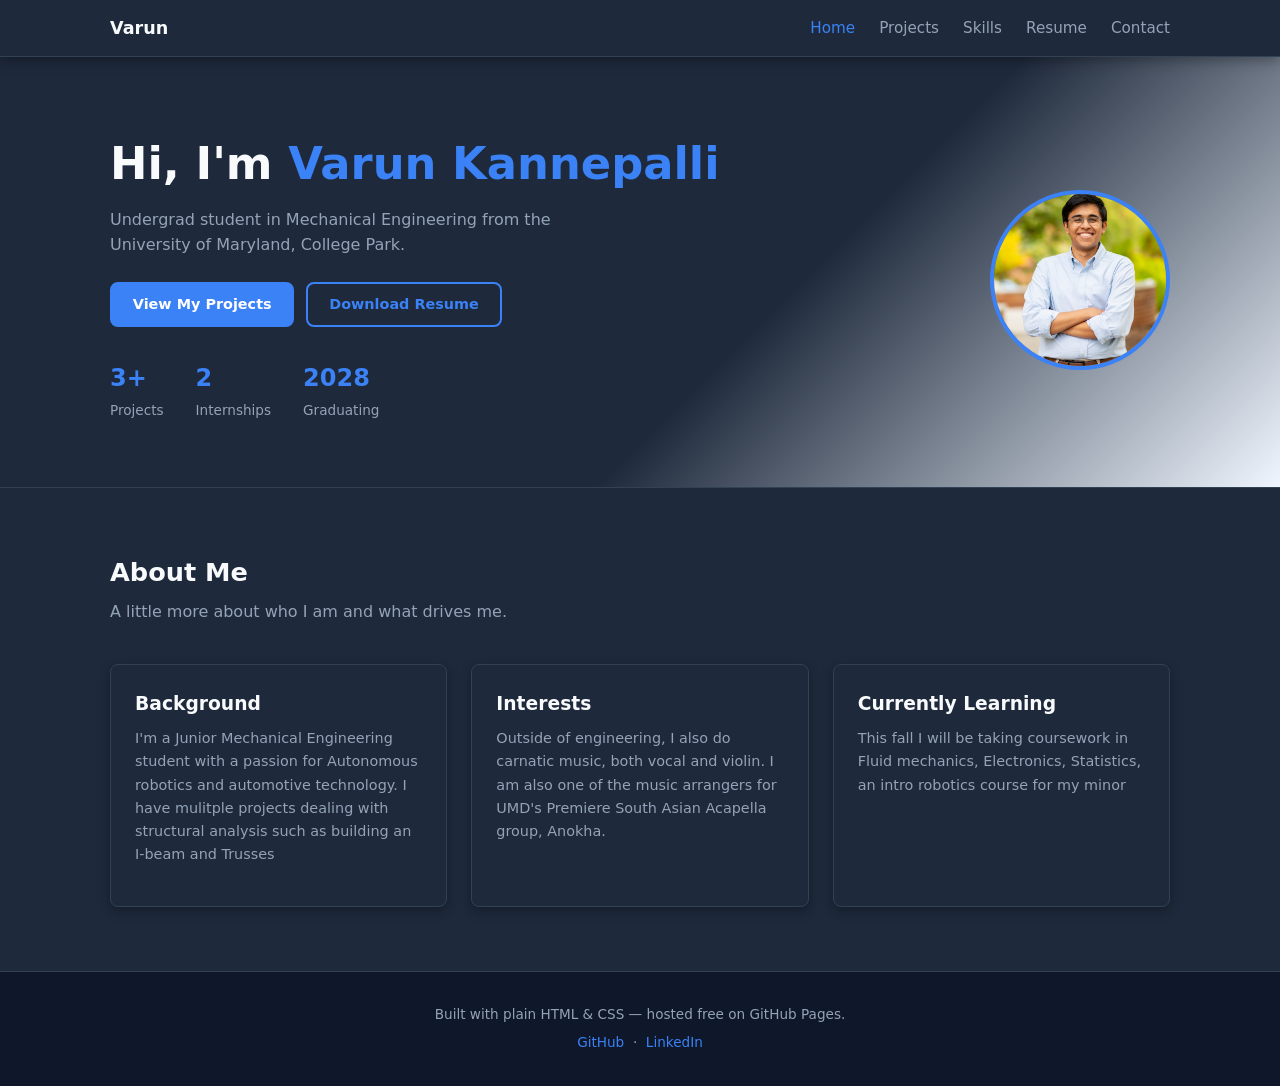
<file: index.html>
<!DOCTYPE html>
<html lang="en">
<head>
  <meta charset="UTF-8" />
  <meta name="viewport" content="width=device-width, initial-scale=1.0" />
  <title>Varun Kannepalli — E-Portfolio</title>
  <link rel="stylesheet" href="css/style.css" />
</head>
<body>

<!-- ── Navigation ── -->
<nav>
  <input type="checkbox" id="nav-toggle" />
  <div class="nav-inner">
    <span class="nav-brand">Varun </span>
    <label class="nav-toggle-label" for="nav-toggle">
      <span></span>
    </label>
    <ul class="nav-links">
      <li><a href="index.html" class="active">Home</a></li>
      <li><a href="projects.html">Projects</a></li>
      <li><a href="skills.html">Skills</a></li>
      <li><a href="resume.html">Resume</a></li>
      <li><a href="contact.html">Contact</a></li>
    </ul>
  </div>
</nav>

<!-- ── Hero ── -->
<section class="hero">
  <div class="container hero-inner">
    <div class="hero-text">
      <h1>Hi, I'm <span>Varun Kannepalli</span></h1>
      <p>
        Undergrad student in Mechanical Engineering from the University of Maryland, College Park.
      </p>
      <div class="hero-btns">
        <a href="projects.html" class="btn">View My Projects</a>
        <a href="resume.html"   class="btn btn-outline">Download Resume</a>
      </div>
      <div class="stats">
        <div class="stat"><strong>3+</strong><span>Projects</span></div>
        <div class="stat"><strong>2</strong><span>Internships</span></div>
        <div class="stat"><strong>2028</strong><span>Graduating</span></div>
      </div>
    </div>
    <!-- Add your photo: upload a file called profile.jpg into the images/ folder -->
    <img
      src="images/IMG-20260602-WA0012.jpg"
      alt="Profile photo"
      class="hero-photo"
    />
  </div>
</section>

<!-- ── About ── -->
<section class="section section-alt">
  <div class="container">
    <h2 class="section-title">About Me</h2>
    <p class="section-sub">A little more about who I am and what drives me.</p>
    <div class="grid">

      <div class="card">
        <h3>Background</h3>
        <p>
          I'm a Junior Mechanical Engineering student with a passion for
          Autonomous robotics and automotive technology. I have mulitple projects
          dealing with structural analysis such as building an I-beam and Trusses
        </p>
      </div>

      <div class="card">
        <h3>Interests</h3>
        <p>
          Outside of engineering, I also do carnatic music, both vocal and violin. 
          I am also one of the music arrangers for UMD's Premiere South Asian 
          Acapella group, Anokha. 
        </p>
      </div>

      <div class="card">
        <h3>Currently Learning</h3>
        <p>
        This fall I will be taking coursework in 
        Fluid mechanics, Electronics, Statistics, an intro robotics 
        course for my minor 
        </p>
      </div>

    </div>
  </div>
</section>

<!-- ── Footer ── -->
<footer>
  <p>Built with plain HTML &amp; CSS &mdash; hosted free on GitHub Pages.</p>
  <p style="margin-top:.4rem;">
    <a href="https://github.com/YourUsername">GitHub</a> &nbsp;·&nbsp;
    <a href="https://linkedin.com/in/yourhandle">LinkedIn</a>
  </p>
</footer>

</body>
</html>
</file>
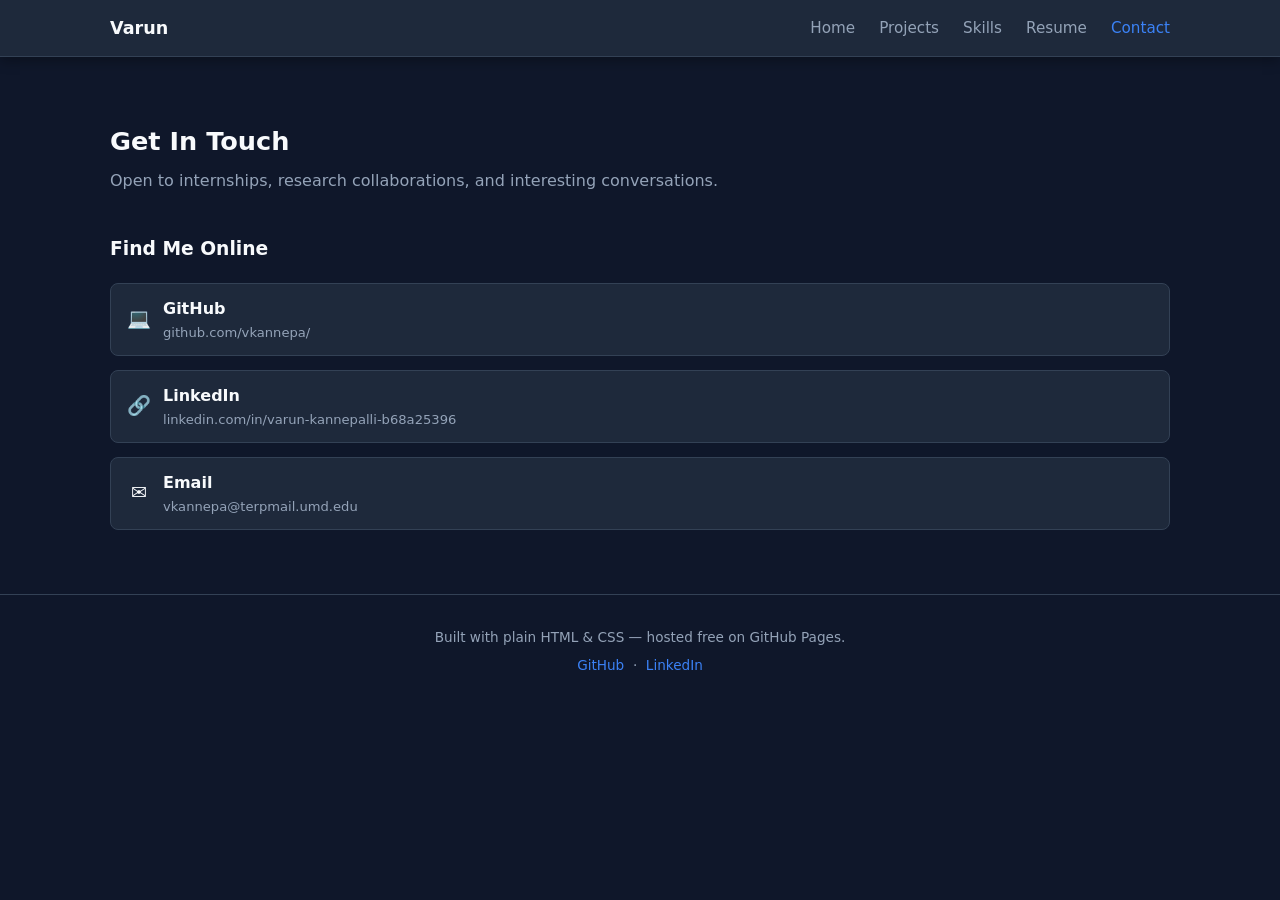
<file: contact.html>
<!DOCTYPE html>
<html lang="en">
<head>
  <meta charset="UTF-8" />
  <meta name="viewport" content="width=device-width, initial-scale=1.0" />
  <title>Contact — Your Name</title>
  <link rel="stylesheet" href="css/style.css" />
</head>
<body>

<nav>
  <input type="checkbox" id="nav-toggle" />
  <div class="nav-inner">
    <span class="nav-brand">Varun</span>
    <label class="nav-toggle-label" for="nav-toggle"><span></span></label>
    <ul class="nav-links">
      <li><a href="index.html">Home</a></li>
      <li><a href="projects.html">Projects</a></li>
      <li><a href="skills.html">Skills</a></li>
      <li><a href="resume.html">Resume</a></li>
      <li><a href="contact.html" class="active">Contact</a></li>
    </ul>
  </div>
</nav>

<section class="section">
  <div class="container">
    <h2 class="section-title">Get In Touch</h2>
    <p class="section-sub">Open to internships, research collaborations, and interesting conversations.</p>

    <div>

      <!-- Social / direct links -->
      <div>
        <h3 style="margin-bottom:1.2rem;">Find Me Online</h3>
        <div class="social-links">

          <a href="https://github.com/vkannepa/" class="social-link" target="_blank" rel="noopener">
            <span class="social-icon">&#x1F4BB;</span>
            <div>
              <strong>GitHub</strong>
              <div style="font-size:.82rem;color:var(--muted);">github.com/vkannepa/</div>
            </div>
          </a>

          <a href="https://www.linkedin.com/in/varun-kannepalli-b68a25396/" class="social-link" target="_blank" rel="noopener">
            <span class="social-icon">&#x1F517;</span>
            <div>
              <strong>LinkedIn</strong>
              <div style="font-size:.82rem;color:var(--muted);">linkedin.com/in/varun-kannepalli-b68a25396</div>
            </div>
          </a>

          <a href="mailto:vkannepa@terpmail.umd.edu" class="social-link">
            <span class="social-icon">&#x2709;&#xFE0F;</span>
            <div>
              <strong>Email</strong>
              <div style="font-size:.82rem;color:var(--muted);">vkannepa@terpmail.umd.edu</div>
            </div>
          </a>
          
        </div>
      </div>

    </div>
  </div>
</section>

<footer>
  <p>Built with plain HTML &amp; CSS &mdash; hosted free on GitHub Pages.</p>
  <p style="margin-top:.4rem;">
    <a href="https://github.com/YourUsername">GitHub</a> &nbsp;·&nbsp;
    <a href="https://linkedin.com/in/yourhandle">LinkedIn</a>
  </p>
</footer>

</body>
</html>
</file>
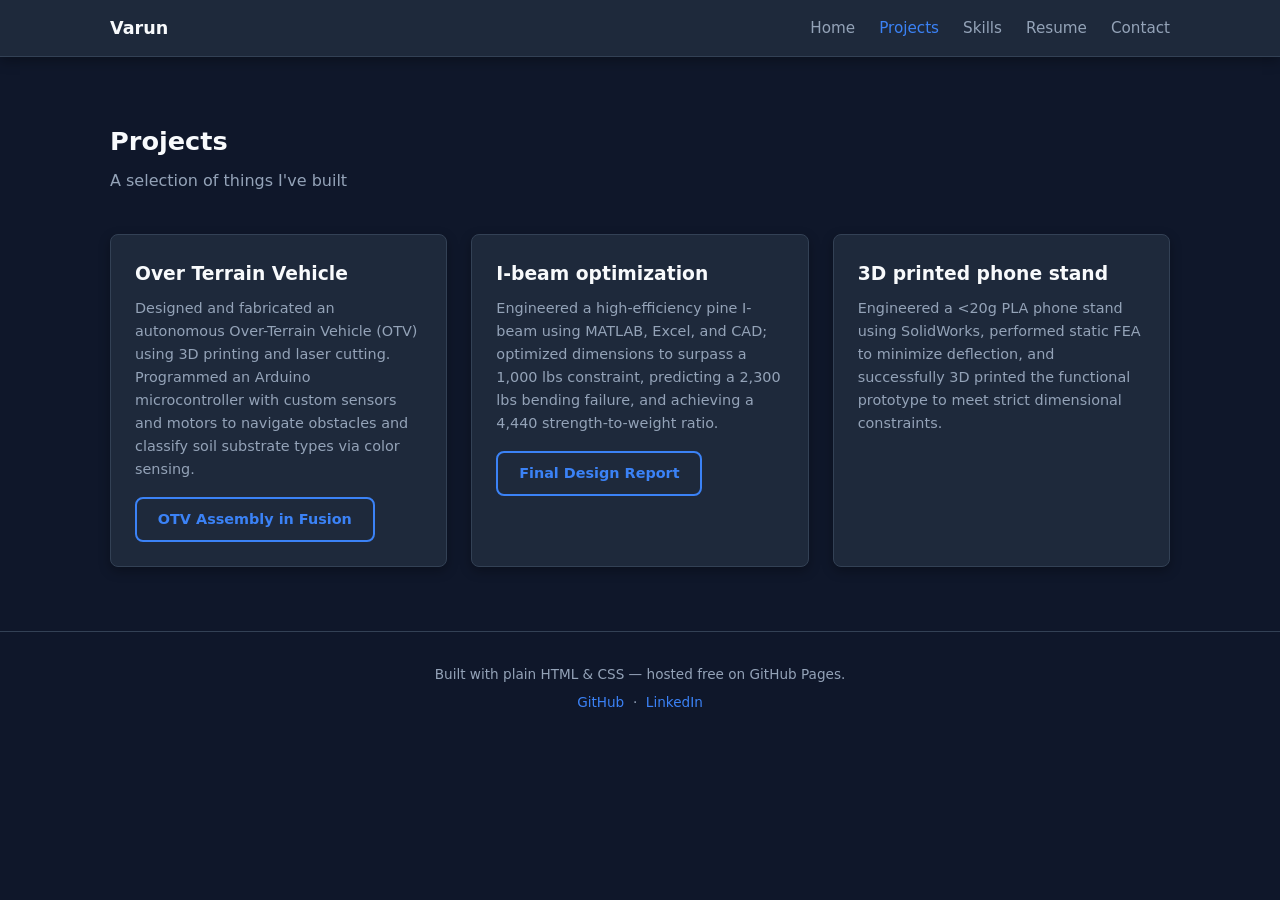
<file: projects.html>
<!DOCTYPE html>
<html lang="en">
<head>
  <meta charset="UTF-8" />
  <meta name="viewport" content="width=device-width, initial-scale=1.0" />
  <title>Projects — Your Name</title>
  <link rel="stylesheet" href="css/style.css" />
</head>
<body>

<nav>
  <input type="checkbox" id="nav-toggle" />
  <div class="nav-inner">
    <span class="nav-brand">Varun</span>
    <label class="nav-toggle-label" for="nav-toggle"><span></span></label>
    <ul class="nav-links">
      <li><a href="index.html">Home</a></li>
      <li><a href="projects.html" class="active">Projects</a></li>
      <li><a href="skills.html">Skills</a></li>
      <li><a href="resume.html">Resume</a></li>
      <li><a href="contact.html">Contact</a></li>
    </ul>
  </div>
</nav>

<section class="section">
  <div class="container">
    <h2 class="section-title">Projects</h2>
    <p class="section-sub">A selection of things I've built</p>

    <div class="grid">

      <!-- Project 1 -->
      <div class="card">
        <h3>Over Terrain Vehicle</h3>
        <p>
          Designed and fabricated an autonomous Over-Terrain Vehicle (OTV) 
          using 3D printing and laser cutting. Programmed an 
          Arduino microcontroller with custom sensors and motors 
          to navigate obstacles and classify soil substrate 
          types via color sensing.
        </p>
        <a href="https://a360.co/4uYtNeJ"
           class="btn btn-outline" target="_blank" rel="noopener">
          OTV Assembly in Fusion 
        </a>
      </div>

      <!-- Project 2 -->
      <div class="card">
        <h3> I-beam optimization </h3>
        <p>
          Engineered a high-efficiency pine I-beam using MATLAB, Excel, and CAD; 
          optimized dimensions to surpass a 1,000 lbs constraint,  
          predicting a 2,300 lbs bending failure, and achieving 
          a 4,440 strength-to-weight ratio.
        </p>
        <a href="https://docs.google.com/document/d/1mr138v76gKbvsOFjveSYRbTOCD0OryM5wVZ3nbNw7ks/edit?usp=sharing"
           class="btn btn-outline" target="_blank" rel="noopener">
          Final Design Report 
        </a>
      </div>

      <!-- Project 3 -->
      <div class="card">
        <h3>3D printed phone stand</h3>
        <p>
          Engineered a <20g PLA phone stand using SolidWorks,  
          performed static FEA to minimize deflection, and successfully 
          3D printed the functional prototype to meet strict 
          dimensional constraints.
        </p>
      </div>

    </div><!-- /.grid -->
  </div>
</section>

<footer>
  <p>Built with plain HTML &amp; CSS &mdash; hosted free on GitHub Pages.</p>
  <p style="margin-top:.4rem;">
    <a href="https://github.com/YourUsername">GitHub</a> &nbsp;·&nbsp;
    <a href="https://linkedin.com/in/yourhandle">LinkedIn</a>
  </p>
</footer>

</body>
</html>
</file>
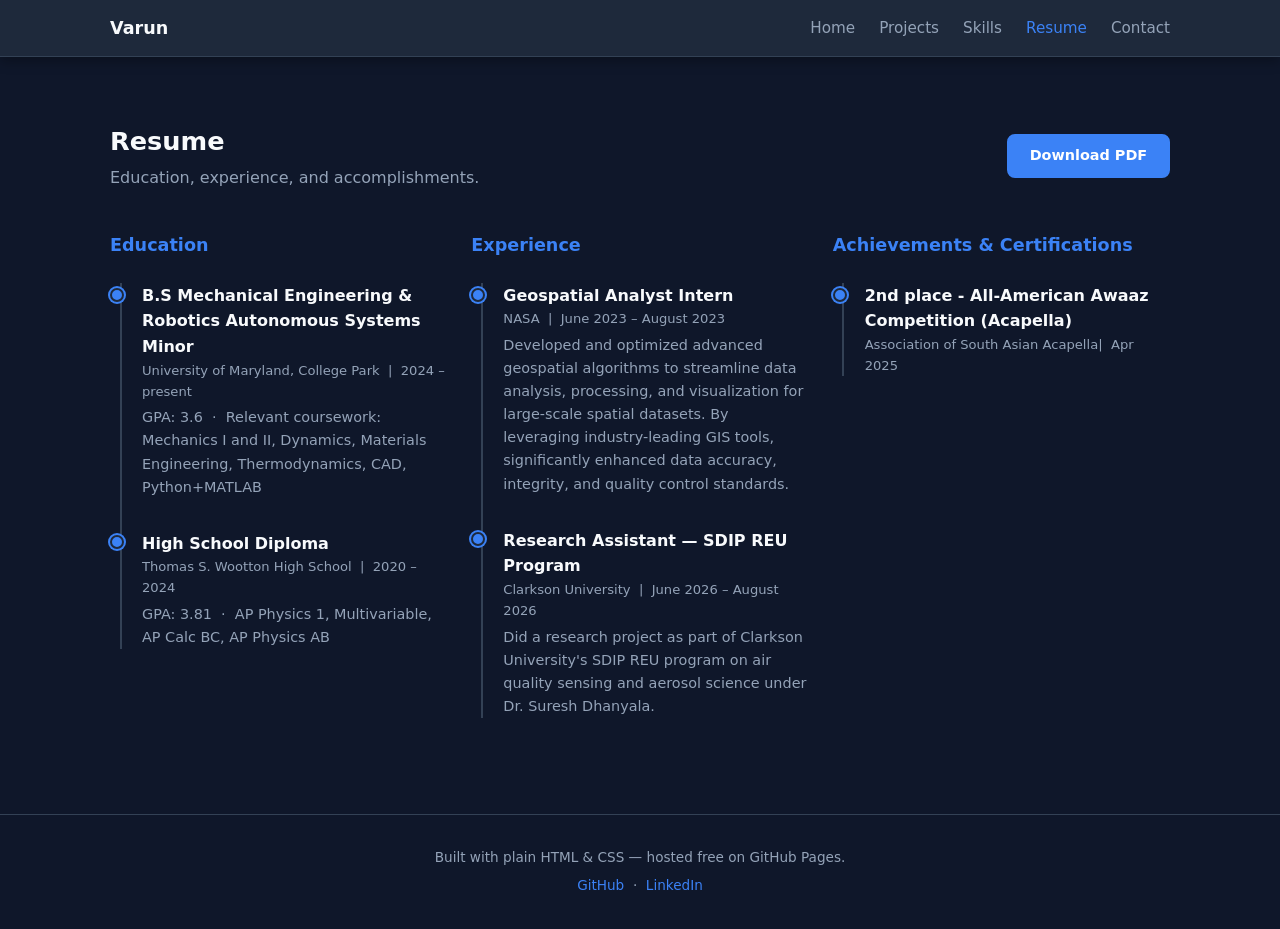
<file: resume.html>
<!DOCTYPE html>
<html lang="en">
<head>
  <meta charset="UTF-8" />
  <meta name="viewport" content="width=device-width, initial-scale=1.0" />
  <title>Resume — Varun Kannepalli</title>
  <link rel="stylesheet" href="css/style.css" />
</head>
<body>

<nav>
  <input type="checkbox" id="nav-toggle" />
  <div class="nav-inner">
    <span class="nav-brand">Varun </span>
    <label class="nav-toggle-label" for="nav-toggle"><span></span></label>
    <ul class="nav-links">
      <li><a href="index.html">Home</a></li>
      <li><a href="projects.html">Projects</a></li>
      <li><a href="skills.html">Skills</a></li>
      <li><a href="resume.html" class="active">Resume</a></li>
      <li><a href="contact.html">Contact</a></li>
    </ul>
  </div>
</nav>

<section class="section">
  <div class="container">
    <div style="display:flex;justify-content:space-between;align-items:center;flex-wrap:wrap;gap:1rem;margin-bottom:2.5rem;">
      <div>
        <h2 class="section-title" style="margin-bottom:.2rem;">Resume</h2>
        <p class="section-sub" style="margin-bottom:0;">Education, experience, and accomplishments.</p>
      </div>
      <!-- Upload your resume as resume.pdf into the root folder — this link will work automatically -->
      <a href="resume.pdf" class="btn" download>Download PDF</a>
    </div>

    <div class="grid" style="align-items:start;">

      <!-- Education -->
      <div>
        <h3 style="margin-bottom:1.5rem;font-size:1.1rem;color:var(--accent);">Education</h3>
        <div class="timeline">

          <div class="timeline-item">
            <div class="timeline-dot"></div>
            <h4>B.S Mechanical Engineering &amp; Robotics Autonomous Systems Minor</h4>
            <p class="meta">University of Maryland, College Park &nbsp;|&nbsp; 2024 – present</p>
            <p>GPA: 3.6 &nbsp;·&nbsp; Relevant coursework: Mechanics I and II, Dynamics, Materials Engineering, Thermodynamics, CAD, Python+MATLAB </p>
          </div>

          <div class="timeline-item">
            <div class="timeline-dot"></div>
            <h4>High School Diploma</h4>
            <p class="meta">Thomas S. Wootton High School &nbsp;|&nbsp; 2020 – 2024</p>
            <p>GPA: 3.81 &nbsp;·&nbsp; AP Physics 1, Multivariable, AP Calc BC, AP Physics AB</p>
          </div>

        </div>
      </div>

      <!-- Experience -->
      <div>
        <h3 style="margin-bottom:1.5rem;font-size:1.1rem;color:var(--accent);">Experience</h3>
        <div class="timeline">

          <div class="timeline-item">
            <div class="timeline-dot"></div>
            <h4>Geospatial Analyst Intern</h4>
            <p class="meta">NASA &nbsp;|&nbsp; June 2023 – August 2023</p>
            <p>
            Developed and optimized advanced geospatial algorithms to streamline data analysis, 
            processing, and visualization for large-scale spatial datasets. 
            By leveraging industry-leading GIS tools, significantly enhanced data accuracy, 
            integrity, and quality control standards. 
            </p>
          </div>

          <div class="timeline-item">
            <div class="timeline-dot"></div>
            <h4>Research Assistant — SDIP REU Program</h4>
            <p class="meta">Clarkson University &nbsp;|&nbsp; June 2026 – August 2026</p>
            <p>
              Did a research project as part of Clarkson University's SDIP REU program
              on air quality sensing and aerosol science under Dr. Suresh Dhanyala. 
            </p>
          </div>
        </div>
      </div>

      <!-- Achievements -->
      <div>
        <h3 style="margin-bottom:1.5rem;font-size:1.1rem;color:var(--accent);">Achievements &amp; Certifications</h3>
        <div class="timeline">

          <div class="timeline-item">
            <div class="timeline-dot"></div>
            <h4>2nd place - All-American Awaaz Competition (Acapella)</h4>
            <p class="meta">Association of South Asian Acapella|&nbsp; Apr 2025</p>
          </div>
        </div>
      </div>

    </div>
  </div>
</section>

<footer>
  <p>Built with plain HTML &amp; CSS &mdash; hosted free on GitHub Pages.</p>
  <p style="margin-top:.4rem;">
    <a href="https://github.com/YourUsername">GitHub</a> &nbsp;·&nbsp;
    <a href="https://linkedin.com/in/yourhandle">LinkedIn</a>
  </p>
</footer>

</body>
</html>
</file>
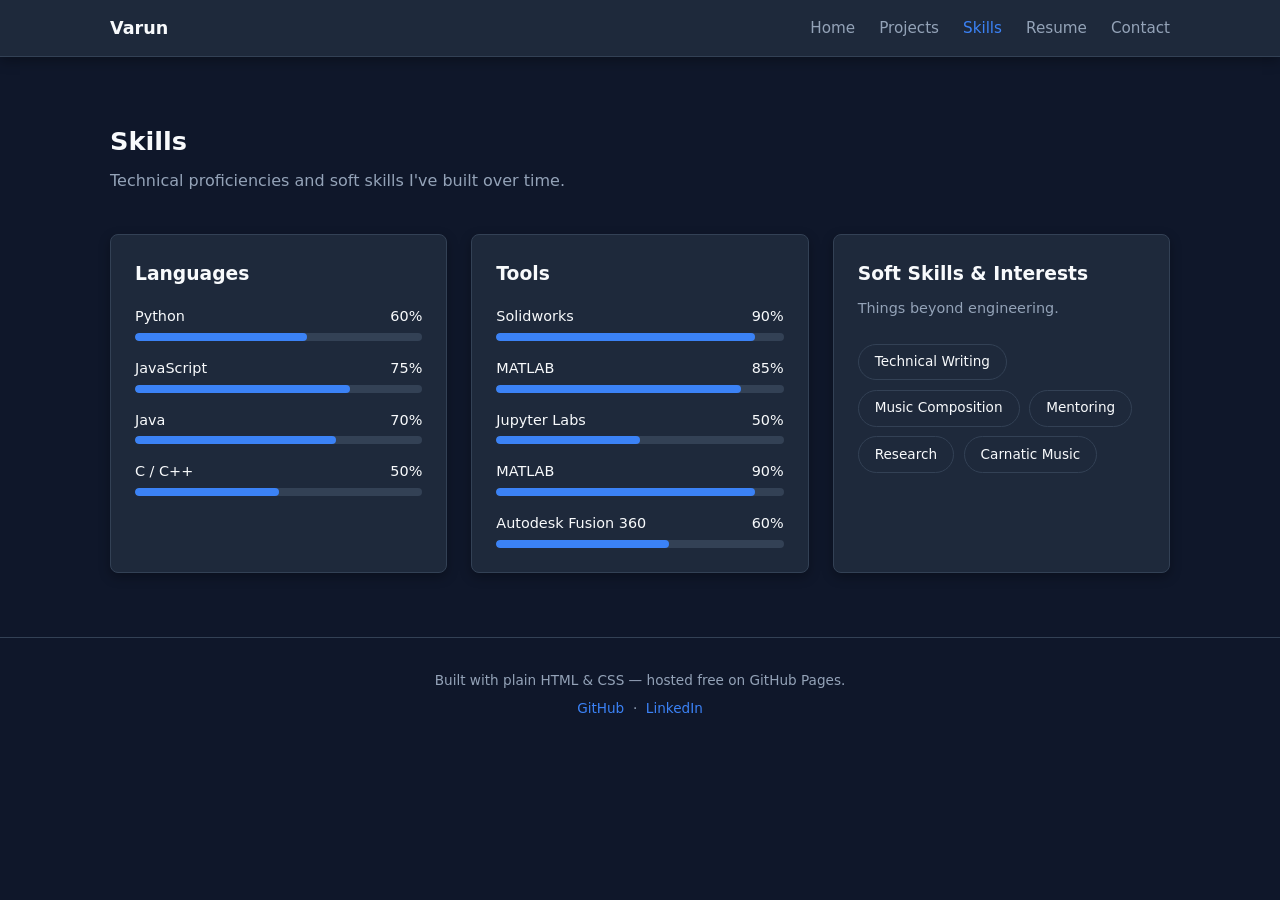
<file: skills.html>
<!DOCTYPE html>
<html lang="en">
<head>
  <meta charset="UTF-8" />
  <meta name="viewport" content="width=device-width, initial-scale=1.0" />
  <title>Skills — Your Name</title>
  <link rel="stylesheet" href="css/style.css" />
</head>
<body>

<nav>
  <input type="checkbox" id="nav-toggle" />
  <div class="nav-inner">
    <span class="nav-brand">Varun</span>
    <label class="nav-toggle-label" for="nav-toggle"><span></span></label>
    <ul class="nav-links">
      <li><a href="index.html">Home</a></li>
      <li><a href="projects.html">Projects</a></li>
      <li><a href="skills.html" class="active">Skills</a></li>
      <li><a href="resume.html">Resume</a></li>
      <li><a href="contact.html">Contact</a></li>
    </ul>
  </div>
</nav>

<section class="section">
  <div class="container">
    <h2 class="section-title">Skills</h2>
    <p class="section-sub">Technical proficiencies and soft skills I've built over time.</p>

    <div class="grid">

      <!-- Technical skills with CSS progress bars -->
      <div class="card">
        <h3>Languages</h3>
        <div class="skill-list" style="margin-top:1rem;">

          <div class="skill-item">
            <label><span>Python</span><span>60%</span></label>
            <div class="skill-bar">
              <div class="skill-bar-fill" style="width:60%"></div>
            </div>
          </div>

          <div class="skill-item">
            <label><span>JavaScript</span><span>75%</span></label>
            <div class="skill-bar">
              <div class="skill-bar-fill" style="width:75%"></div>
            </div>
          </div>

          <div class="skill-item">
            <label><span>Java</span><span>70%</span></label>
            <div class="skill-bar">
              <div class="skill-bar-fill" style="width:70%"></div>
            </div>
          </div>

          <div class="skill-item">
            <label><span>C / C++</span><span>50%</span></label>
            <div class="skill-bar">
              <div class="skill-bar-fill" style="width:50%"></div>
            </div>
          </div>
        </div>
      </div>

      <!-- Tools -->
      <div class="card">
        <h3>Tools</h3>
        <div class="skill-list" style="margin-top:1rem;">

          <div class="skill-item">
            <label><span>Solidworks</span><span>90%</span></label>
            <div class="skill-bar">
              <div class="skill-bar-fill" style="width:90%"></div>
            </div>
          </div>

          <div class="skill-item">
            <label><span>MATLAB</span><span>85%</span></label>
            <div class="skill-bar">
              <div class="skill-bar-fill" style="width:85%"></div>
            </div>
          </div>

          <div class="skill-item">
            <label><span>Jupyter Labs</span><span>50%</span></label>
            <div class="skill-bar">
              <div class="skill-bar-fill" style="width:50%"></div>
            </div>
          </div>

          <div class="skill-item">
            <label><span>MATLAB</span><span>90%</span></label>
            <div class="skill-bar">
              <div class="skill-bar-fill" style="width:90%"></div>
            </div>
          </div>

          <div class="skill-item">
            <label><span>Autodesk Fusion 360</span><span>60%</span></label>
            <div class="skill-bar">
              <div class="skill-bar-fill" style="width:60%"></div>
            </div>
          </div>

        </div>
      </div>

      <!-- Soft skills -->
      <div class="card">
        <h3>Soft Skills &amp; Interests</h3>
        <p style="margin-bottom:.5rem;">Things beyond engineering.</p>
        <div class="soft-grid">
          <span class="soft-badge">Technical Writing</span>
          <span class="soft-badge">Music Composition</span>
          <span class="soft-badge">Mentoring</span>
          <span class="soft-badge">Research</span>
          <span class="soft-badge">Carnatic Music</span>
        </div>
      </div>

    </div><!-- /.grid -->
  </div>
</section>

<footer>
  <p>Built with plain HTML &amp; CSS &mdash; hosted free on GitHub Pages.</p>
  <p style="margin-top:.4rem;">
    <a href="https://github.com/YourUsername">GitHub</a> &nbsp;·&nbsp;
    <a href="https://linkedin.com/in/yourhandle">LinkedIn</a>
  </p>
</footer>

</body>
</html>
</file>
<file: css/style.css>
/* ============================================================
   E-Portfolio Template — single shared stylesheet
   Students: change the 4 CSS variables below to retheme everything
   ============================================================ */

:root {
  --accent:       #3b82f6;   /* Bright sapphire blue for highlights/links */
  --accent-dark:  #60a5fa;   /* Lighter blue for hover states on dark bg */
  --bg:           #0f172a;   /* Deep midnight blue page background */
  --surface:      #1e293b;   /* Slate blue for cards, panels, and nav */
  --text:         #f8fafc;   /* Crisp, off-white text for high readability */
  --muted:        #94a3b8;   /* Muted grayish-blue for secondary text */
  --border:       #334155;   /* Dark border line to separate components */
  --radius:       0.5rem;
  --shadow:       0 4px 12px rgba(0,0,0,.3); /* Slightly deeper shadow for dark mode */
  --font:         'Segoe UI', system-ui, sans-serif;
  --max-w:        1100px;
}

/* ── Reset ── */
*, *::before, *::after { box-sizing: border-box; margin: 0; padding: 0; }
html { scroll-behavior: smooth; }
body {
  font-family: var(--font);
  background: var(--bg);
  color: var(--text);
  line-height: 1.6;
}
img { max-width: 100%; display: block; }
a { color: var(--accent); text-decoration: none; }
a:hover { text-decoration: underline; }

/* ── Layout helpers ── */
.container { max-width: var(--max-w); margin: 0 auto; padding: 0 1.25rem; }
.section    { padding: 4rem 0; }
.section-alt { background: var(--surface); }

/* ── Nav ── */
nav {
  position: sticky; top: 0; z-index: 100;
  background: var(--surface);
  border-bottom: 1px solid var(--border);
  box-shadow: var(--shadow);
}
.nav-inner {
  display: flex; align-items: center; justify-content: space-between;
  max-width: var(--max-w); margin: 0 auto; padding: 0 1.25rem;
  height: 3.5rem;
}
.nav-brand { font-weight: 700; font-size: 1.1rem; color: var(--text); }
.nav-links { display: flex; gap: 1.5rem; list-style: none; }
.nav-links a { color: var(--muted); font-size: .95rem; transition: color .2s; }
.nav-links a:hover, .nav-links a.active { color: var(--accent); text-decoration: none; }

/* Mobile nav — pure CSS checkbox trick */
.nav-toggle-label { display: none; cursor: pointer; padding: .5rem; }
.nav-toggle-label span,
.nav-toggle-label span::before,
.nav-toggle-label span::after {
  display: block; width: 22px; height: 2px;
  background: var(--text); border-radius: 2px;
  transition: transform .3s;
}
.nav-toggle-label span::before { content: ''; margin-top: 5px; }
.nav-toggle-label span::after  { content: ''; margin-top: 5px; }
#nav-toggle { display: none; }

@media (max-width: 600px) {
  .nav-toggle-label { display: block; }
  .nav-links {
    display: none; flex-direction: column; gap: 0;
    position: absolute; top: 3.5rem; left: 0; right: 0;
    background: var(--surface);
    border-bottom: 1px solid var(--border);
  }
  .nav-links a { display: block; padding: .75rem 1.25rem; border-top: 1px solid var(--border); }
  #nav-toggle:checked ~ .nav-inner .nav-links { display: flex; }
}

/* ── Buttons ── */
.btn {
  display: inline-block; padding: .55rem 1.3rem;
  background: var(--accent); color: #fff;
  border-radius: var(--radius); font-size: .9rem; font-weight: 600;
  border: 2px solid var(--accent); transition: background .2s, color .2s;
}
.btn:hover { background: var(--accent-dark); border-color: var(--accent-dark); text-decoration: none; }
.btn-outline {
  background: transparent; color: var(--accent);
}
.btn-outline:hover { background: var(--accent); color: #fff; }

/* ── Hero ── */
.hero {
  padding: 5rem 0 4rem;
  background: linear-gradient(135deg, var(--surface) 60%, #eff6ff 100%);
  border-bottom: 1px solid var(--border);
}
.hero-inner {
  display: flex; align-items: center; gap: 3rem;
  flex-wrap: wrap;
}
.hero-text { flex: 1; min-width: 260px; }
.hero-text h1 { font-size: clamp(1.8rem, 4vw, 2.8rem); line-height: 1.2; }
.hero-text h1 span { color: var(--accent); }
.hero-text p { color: var(--muted); margin: 1rem 0 1.5rem; max-width: 480px; }
.hero-btns { display: flex; gap: .75rem; flex-wrap: wrap; }
.hero-photo {
  width: 180px; height: 180px; border-radius: 50%;
  object-fit: cover; border: 4px solid var(--accent);
  background: var(--border);
  flex-shrink: 0;
}
.stats { display: flex; gap: 2rem; margin-top: 2rem; flex-wrap: wrap; }
.stat strong { display: block; font-size: 1.5rem; color: var(--accent); }
.stat span { font-size: .85rem; color: var(--muted); }

/* ── Section headings ── */
.section-title {
  font-size: 1.6rem; margin-bottom: .4rem;
}
.section-sub {
  color: var(--muted); margin-bottom: 2.5rem;
}

/* ── Cards grid ── */
.grid {
  display: grid;
  grid-template-columns: repeat(auto-fit, minmax(280px, 1fr));
  gap: 1.5rem;
}
.card {
  background: var(--surface); border: 1px solid var(--border);
  border-radius: var(--radius); padding: 1.5rem;
  box-shadow: var(--shadow); transition: transform .2s, box-shadow .2s;
}
.card:hover { transform: translateY(-3px); box-shadow: 0 6px 18px rgba(0,0,0,.12); }
.card h3 { margin-bottom: .5rem; }
.card p  { color: var(--muted); font-size: .9rem; margin-bottom: 1rem; }
.badge-row { display: flex; flex-wrap: wrap; gap: .4rem; margin-bottom: 1rem; }
.badge {
  font-size: .75rem; padding: .2rem .6rem;
  background: #eff6ff; color: var(--accent);
  border-radius: 999px; border: 1px solid #bfdbfe;
}

/* ── Skills ── */
.skill-list { display: flex; flex-direction: column; gap: 1rem; }
.skill-item label {
  display: flex; justify-content: space-between;
  font-size: .9rem; margin-bottom: .3rem;
}
.skill-bar {
  height: 8px; background: var(--border); border-radius: 999px; overflow: hidden;
}
.skill-bar-fill {
  height: 100%; background: var(--accent); border-radius: 999px;
  animation: grow .8s ease forwards;
  transform-origin: left;
}
@keyframes grow { from { width: 0; } }

.soft-grid {
  display: flex; flex-wrap: wrap; gap: .6rem; margin-top: 1.5rem;
}
.soft-badge {
  padding: .4rem 1rem; border-radius: 999px;
  background: var(--surface); border: 1px solid var(--border);
  font-size: .85rem;
}

/* ── Timeline (resume) ── */
.timeline { position: relative; padding-left: 2rem; }
.timeline::before {
  content: ''; position: absolute;
  left: .6rem; top: 0; bottom: 0;
  width: 2px; background: var(--border);
}
.timeline-item { position: relative; margin-bottom: 2rem; }
.timeline-dot {
  position: absolute; left: -2rem; top: .3rem;
  width: 14px; height: 14px; border-radius: 50%;
  background: var(--accent); border: 2px solid var(--surface);
  box-shadow: 0 0 0 2px var(--accent);
}
.timeline-item h4 { font-size: 1rem; }
.timeline-item .meta {
  font-size: .82rem; color: var(--muted); margin-bottom: .3rem;
}
.timeline-item p { font-size: .9rem; color: var(--muted); }

/* ── Contact form ── */
.contact-grid {
  display: grid; grid-template-columns: 1fr 1fr; gap: 3rem; align-items: start;
}
@media (max-width: 600px) { .contact-grid { grid-template-columns: 1fr; } }

.form-group { margin-bottom: 1.2rem; }
.form-group label { display: block; font-size: .9rem; margin-bottom: .35rem; font-weight: 500; }
.form-group input,
.form-group textarea,
.form-group select {
  width: 100%; padding: .6rem .85rem;
  border: 1px solid var(--border); border-radius: var(--radius);
  font-family: var(--font); font-size: .95rem; color: var(--text);
  background: var(--surface); transition: border-color .2s;
}
.form-group input:focus,
.form-group textarea:focus {
  outline: none; border-color: var(--accent);
  box-shadow: 0 0 0 3px rgba(37,99,235,.15);
}
.form-group textarea { resize: vertical; min-height: 130px; }

.social-links { display: flex; flex-direction: column; gap: .9rem; }
.social-link {
  display: flex; align-items: center; gap: .75rem;
  padding: .75rem 1rem; border: 1px solid var(--border);
  border-radius: var(--radius); background: var(--surface);
  color: var(--text); transition: border-color .2s, box-shadow .2s;
}
.social-link:hover { border-color: var(--accent); box-shadow: var(--shadow); text-decoration: none; }
.social-icon { font-size: 1.2rem; width: 1.5rem; text-align: center; }

/* ── Footer ── */
footer {
  text-align: center; padding: 2rem 1rem;
  border-top: 1px solid var(--border);
  color: var(--muted); font-size: .85rem;
}
</file>
